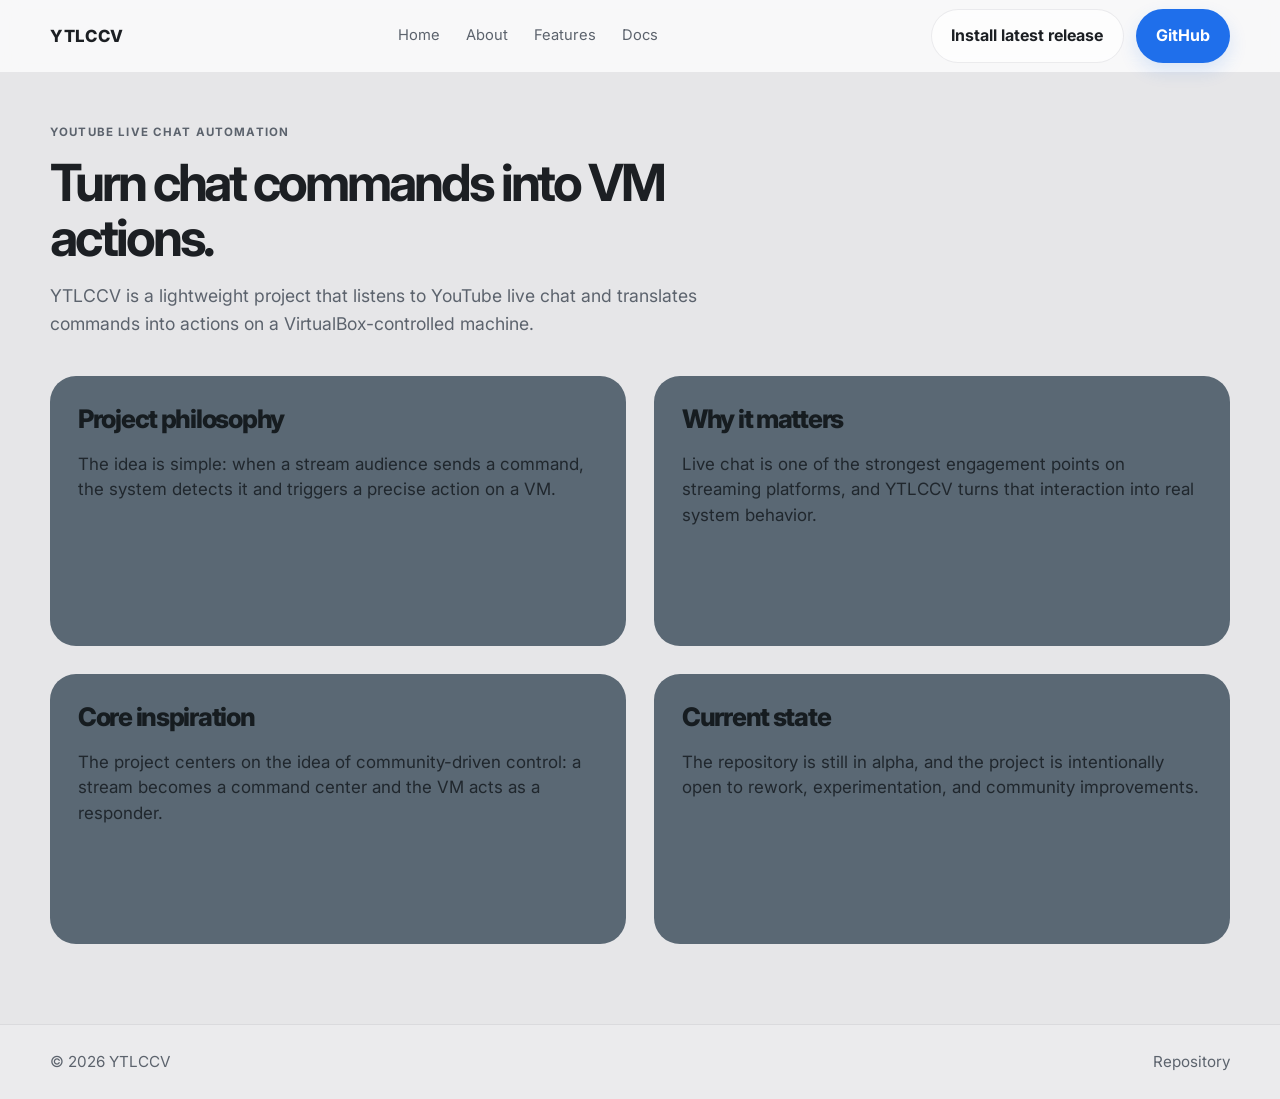
<file: index.html>
<!DOCTYPE html>
<html lang="en">
  <head>
    <meta charset="UTF-8" />
    <meta name="viewport" content="width=device-width, initial-scale=1.0" />
    <meta name="description" content="YTLCCV turns YouTube live chat commands into actions on a VirtualBox-powered virtual machine." />
    <title>YTLCCV</title>
    <link rel="preconnect" href="https://fonts.googleapis.com" />
    <link rel="preconnect" href="https://fonts.gstatic.com" crossorigin />
    <link href="https://fonts.googleapis.com/css2?family=Inter:wght@400;500;600;700;800&display=swap" rel="stylesheet" />
    <link rel="stylesheet" href="styles.css" />
  </head>
  <body>
    <header class="site-header">
      <div class="container nav">
        <div class="brand">YTLCCV</div>
        <nav class="nav-links" aria-label="Main navigation">
          <a href="index.html">Home</a>
          <a href="about.html">About</a>
          <a href="features.html">Features</a>
          <a href="docs.html">Docs</a>
        </nav>
        <div class="header-actions">
          <a class="button button-secondary" href="download.html">Install latest release</a>
          <a class="button button-primary" href="https://github.com/devffin/youtube-live-chat-commands-to-virtualbox-control" target="_blank" rel="noreferrer">GitHub</a>
        </div>
      </div>
    </header>

    <main class="page-shell">
      <section class="container intro-block">
        <p class="eyebrow">YouTube live chat automation</p>
        <h1>Turn chat commands into VM actions.</h1>
        <p class="lead">
          YTLCCV is a lightweight project that listens to YouTube live chat and translates commands into actions on a VirtualBox-controlled machine.
        </p>
      </section>

      <section class="container card-grid" aria-label="Project overview">
        <article class="feature-card">
          <h3>Project philosophy</h3>
          <p>
            The idea is simple: when a stream audience sends a command, the system detects it and triggers a precise action on a VM.
          </p>
        </article>

        <article class="feature-card">
          <h3>Why it matters</h3>
          <p>
            Live chat is one of the strongest engagement points on streaming platforms, and YTLCCV turns that interaction into real system behavior.
          </p>
        </article>

        <article class="feature-card">
          <h3>Core inspiration</h3>
          <p>
            The project centers on the idea of community-driven control: a stream becomes a command center and the VM acts as a responder.
          </p>
        </article>

        <article class="feature-card">
          <h3>Current state</h3>
          <p>
            The repository is still in alpha, and the project is intentionally open to rework, experimentation, and community improvements.
          </p>
        </article>
      </section>
    </main>

    <footer class="site-footer">
      <div class="container footer-inner">
        <p>© <span id="year"></span> YTLCCV</p>
        <a href="https://github.com/devffin/youtube-live-chat-commands-to-virtualbox-control" target="_blank" rel="noreferrer">Repository</a>
      </div>
    </footer>

    <script src="script.js"></script>
  </body>
</html>
</file>
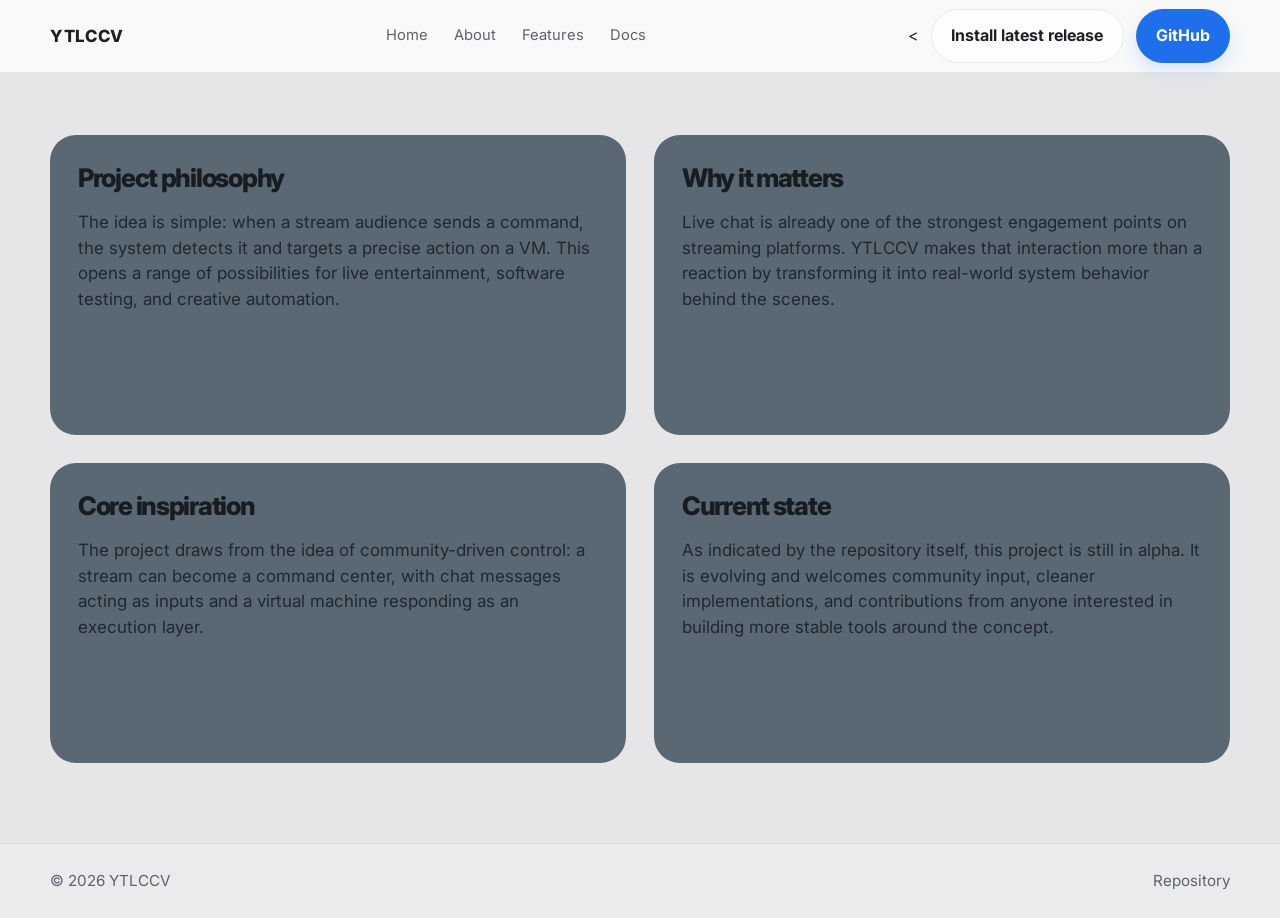
<file: about.html>
<!DOCTYPE html>
<html lang="en">
  <head>
    <meta charset="UTF-8" />
    <meta name="viewport" content="width=device-width, initial-scale=1.0" />
    <meta name="description" content="About YTLCCV and the concept behind using YouTube live chat commands to control a virtual machine." />
    <title>About | YTLCCV</title>
    <link rel="preconnect" href="https://fonts.googleapis.com" />
    <link rel="preconnect" href="https://fonts.gstatic.com" crossorigin />
    <link href="https://fonts.googleapis.com/css2?family=Inter:wght@400;500;600;700;800&display=swap" rel="stylesheet" />
    <link rel="stylesheet" href="styles.css" />
  </head>
  <body>
    <header class="site-header muted-header">
      <div class="container nav">
        <div class="brand">YTLCCV</div>
        <nav class="nav-links" aria-label="Main navigation">
          <a href="index.html">Home</a>
          <a href="about.html">About</a>
          <a href="features.html">Features</a>
          <a href="docs.html">Docs</a>
        </nav>
        <div class="header-actions">
          <<a class="button button-secondary" href="download.html">Install latest release</a>
          <a class="button button-primary" href="https://github.com/devffin/youtube-live-chat-commands-to-virtualbox-control" target="_blank" rel="noreferrer">GitHub</a>
        </div>
      </div>
    </header>

    <main class="page-shell">
      <div class="container about-grid">
        <article class="feature-card feature-card-strong">
          <h3>Project philosophy</h3>
          <p>
            The idea is simple: when a stream audience sends a command, the system detects it and targets a precise action on a VM. This opens a range of possibilities for live entertainment, software testing, and creative automation.
          </p>
        </article>

        <article class="feature-card feature-card-strong">
          <h3>Why it matters</h3>
          <p>
            Live chat is already one of the strongest engagement points on streaming platforms. YTLCCV makes that interaction more than a reaction by transforming it into real-world system behavior behind the scenes.
          </p>
        </article>

        <article class="feature-card feature-card-strong">
          <h3>Core inspiration</h3>
          <p>
            The project draws from the idea of community-driven control: a stream can become a command center, with chat messages acting as inputs and a virtual machine responding as an execution layer.
          </p>
        </article>

        <article class="feature-card feature-card-strong">
          <h3>Current state</h3>
          <p>
            As indicated by the repository itself, this project is still in alpha. It is evolving and welcomes community input, cleaner implementations, and contributions from anyone interested in building more stable tools around the concept.
          </p>
        </article>
      </div>
    </main>

    <footer class="site-footer">
      <div class="container footer-inner">
        <p>© <span id="year"></span> YTLCCV</p>
        <a href="https://github.com/devffin/youtube-live-chat-commands-to-virtualbox-control" target="_blank" rel="noreferrer">Repository</a>
      </div>
    </footer>

    <script src="script.js"></script>
  </body>
</html>
</file>
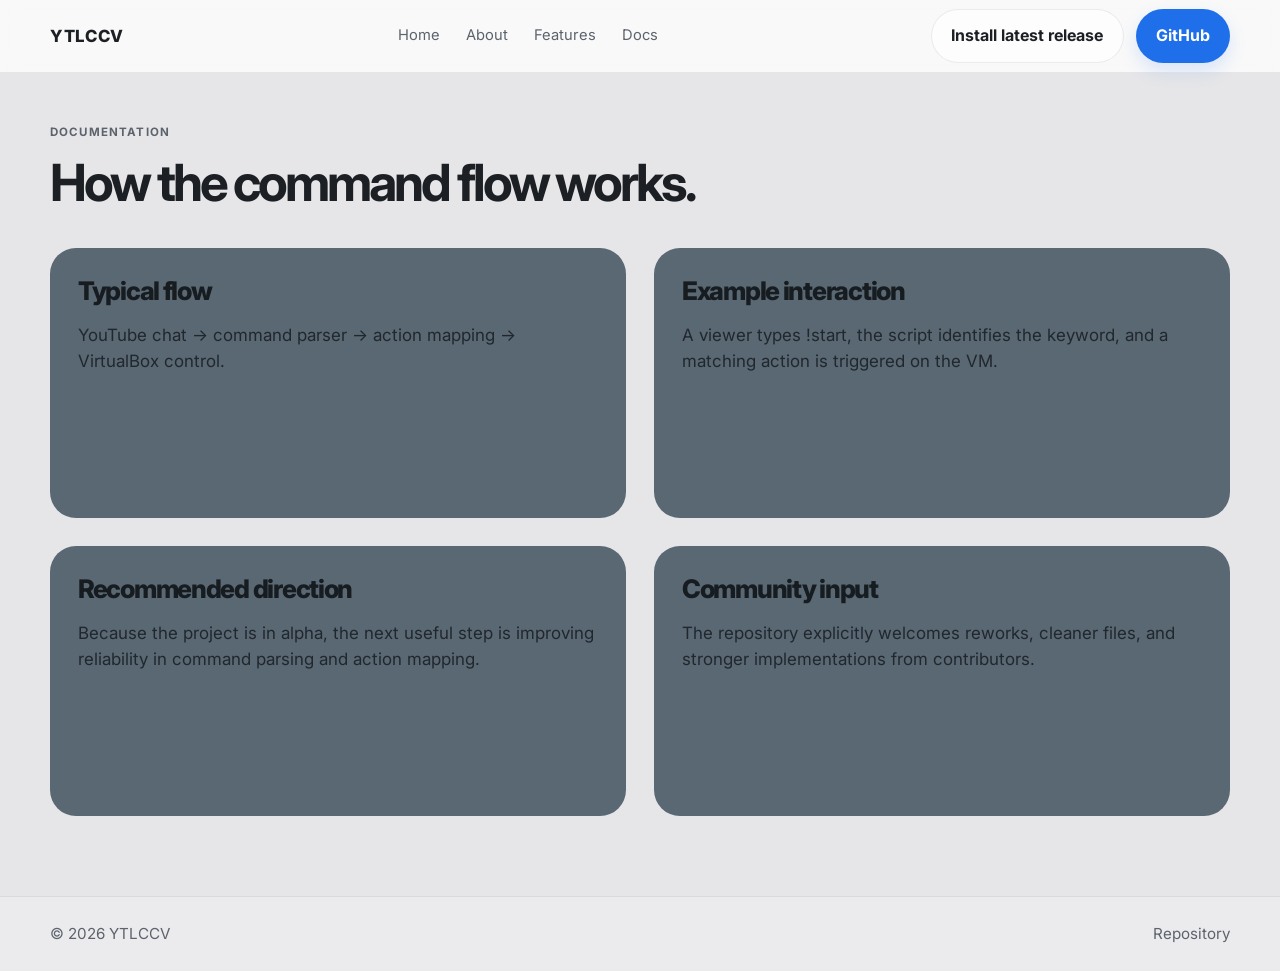
<file: docs.html>
<!DOCTYPE html>
<html lang="en">
  <head>
    <meta charset="UTF-8" />
    <meta name="viewport" content="width=device-width, initial-scale=1.0" />
    <meta name="description" content="Documentation for YTLCCV and the command flow that turns YouTube chat messages into VM actions." />
    <title>Docs | YTLCCV</title>
    <link rel="preconnect" href="https://fonts.googleapis.com" />
    <link rel="preconnect" href="https://fonts.gstatic.com" crossorigin />
    <link href="https://fonts.googleapis.com/css2?family=Inter:wght@400;500;600;700;800&display=swap" rel="stylesheet" />
    <link rel="stylesheet" href="styles.css" />
  </head>
  <body>
    <header class="site-header muted-header">
      <div class="container nav">
        <div class="brand">YTLCCV</div>
        <nav class="nav-links" aria-label="Main navigation">
          <a href="index.html">Home</a>
          <a href="about.html">About</a>
          <a href="features.html">Features</a>
          <a href="docs.html">Docs</a>
        </nav>
        <div class="header-actions">
          <a class="button button-secondary" href="download.html">Install latest release</a>
          <a class="button button-primary" href="https://github.com/devffin/youtube-live-chat-commands-to-virtualbox-control" target="_blank" rel="noreferrer">GitHub</a>
        </div>
      </div>
    </header>

    <main class="page-shell">
      <section class="container intro-block">
        <p class="eyebrow">Documentation</p>
        <h1>How the command flow works.</h1>
      </section>

      <section class="container card-grid" aria-label="Project documentation">
        <article class="feature-card">
          <h3>Typical flow</h3>
          <p>YouTube chat → command parser → action mapping → VirtualBox control.</p>
        </article>

        <article class="feature-card">
          <h3>Example interaction</h3>
          <p>A viewer types !start, the script identifies the keyword, and a matching action is triggered on the VM.</p>
        </article>

        <article class="feature-card">
          <h3>Recommended direction</h3>
          <p>Because the project is in alpha, the next useful step is improving reliability in command parsing and action mapping.</p>
        </article>

        <article class="feature-card">
          <h3>Community input</h3>
          <p>The repository explicitly welcomes reworks, cleaner files, and stronger implementations from contributors.</p>
        </article>
      </section>
    </main>

    <footer class="site-footer">
      <div class="container footer-inner">
        <p>© <span id="year"></span> YTLCCV</p>
        <a href="https://github.com/devffin/youtube-live-chat-commands-to-virtualbox-control" target="_blank" rel="noreferrer">Repository</a>
      </div>
    </footer>

    <script src="script.js"></script>
  </body>
</html>
</file>
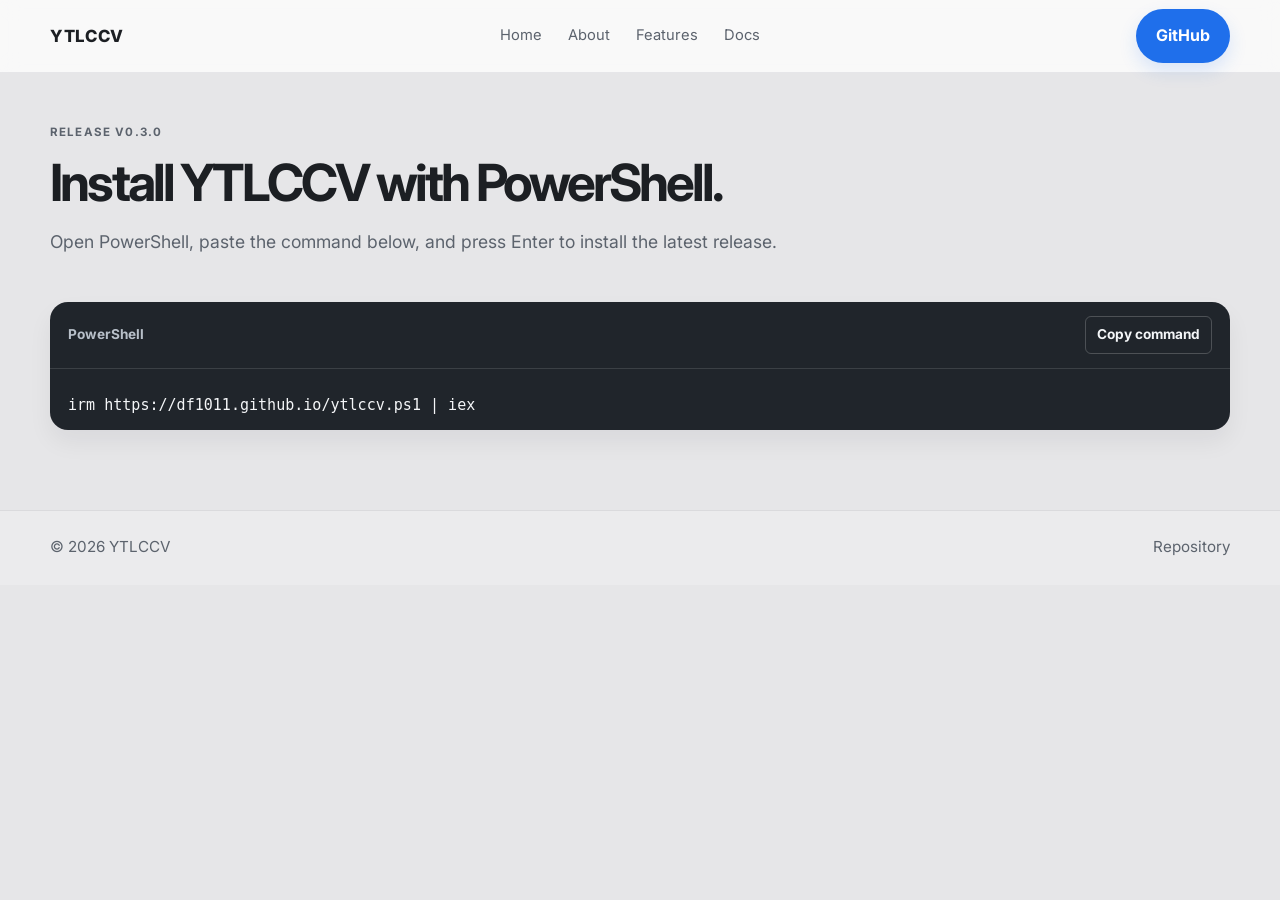
<file: download.html>
<!DOCTYPE html>
<html lang="en">
  <head>
    <meta charset="UTF-8" />
    <meta name="viewport" content="width=device-width, initial-scale=1.0" />
    <meta name="description" content="Download YTLCCV by running the release download command in PowerShell." />
    <title>Download | YTLCCV</title>
    <link rel="preconnect" href="https://fonts.googleapis.com" />
    <link rel="preconnect" href="https://fonts.gstatic.com" crossorigin />
    <link href="https://fonts.googleapis.com/css2?family=Inter:wght@400;500;600;700;800&display=swap" rel="stylesheet" />
    <link rel="stylesheet" href="styles.css" />
  </head>
  <body>
    <header class="site-header muted-header">
      <div class="container nav">
        <div class="brand">YTLCCV</div>
        <nav class="nav-links" aria-label="Main navigation">
          <a href="index.html">Home</a>
          <a href="about.html">About</a>
          <a href="features.html">Features</a>
          <a href="docs.html">Docs</a>
        </nav>
        <div class="header-actions">
          <a class="button button-primary" href="https://github.com/devffin/youtube-live-chat-commands-to-virtualbox-control" target="_blank" rel="noreferrer">GitHub</a>
        </div>
      </div>
    </header>

    <main class="page-shell">
      <section class="container intro-block">
        <p class="eyebrow">Release v0.3.0</p>
        <h1>Install YTLCCV with PowerShell.</h1>
        <p class="lead">
          Open PowerShell, paste the command below, and press Enter to install the latest release.
        </p>
      </section>

      <section class="container download-panel" aria-label="PowerShell download command">
        <div class="command-header">
          <span>PowerShell</span>
          <button class="copy-button" type="button" data-copy-command>Copy command</button>
        </div>
        <pre><code id="download-command">irm https://df1011.github.io/ytlccv.ps1 | iex</code></pre>
      </section>
    </main>

    <footer class="site-footer">
      <div class="container footer-inner">
        <p>© <span id="year"></span> YTLCCV</p>
        <a href="https://github.com/devffin/youtube-live-chat-commands-to-virtualbox-control" target="_blank" rel="noreferrer">Repository</a>
      </div>
    </footer>

    <script src="script.js"></script>
  </body>
</html>
</file>
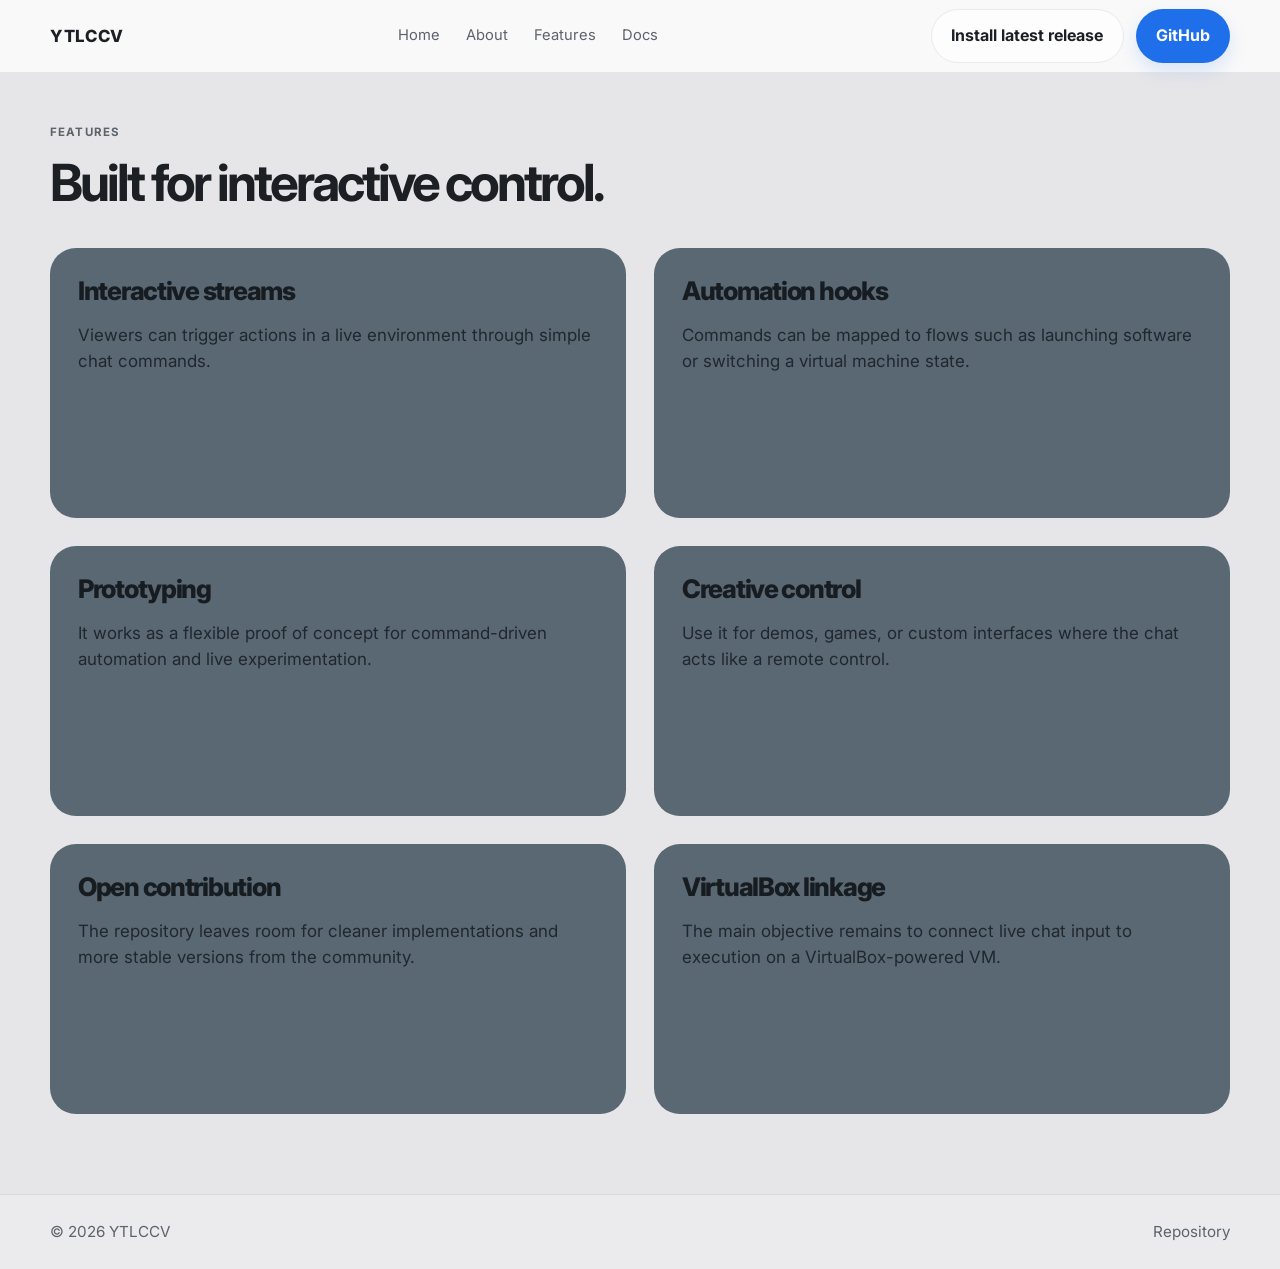
<file: features.html>
<!DOCTYPE html>
<html lang="en">
  <head>
    <meta charset="UTF-8" />
    <meta name="viewport" content="width=device-width, initial-scale=1.0" />
    <meta name="description" content="Overview of the YTLCCV features and the kinds of command-driven automations it can support." />
    <title>Features | YTLCCV</title>
    <link rel="preconnect" href="https://fonts.googleapis.com" />
    <link rel="preconnect" href="https://fonts.gstatic.com" crossorigin />
    <link href="https://fonts.googleapis.com/css2?family=Inter:wght@400;500;600;700;800&display=swap" rel="stylesheet" />
    <link rel="stylesheet" href="styles.css" />
  </head>
  <body>
    <header class="site-header muted-header">
      <div class="container nav">
        <div class="brand">YTLCCV</div>
        <nav class="nav-links" aria-label="Main navigation">
          <a href="index.html">Home</a>
          <a href="about.html">About</a>
          <a href="features.html">Features</a>
          <a href="docs.html">Docs</a>
        </nav>
        <div class="header-actions">
          <a class="button button-secondary" href="download.html">Install latest release</a>
          <a class="button button-primary" href="https://github.com/devffin/youtube-live-chat-commands-to-virtualbox-control" target="_blank" rel="noreferrer">GitHub</a>
        </div>
      </div>
    </header>

    <main class="page-shell">
      <section class="container intro-block">
        <p class="eyebrow">Features</p>
        <h1>Built for interactive control.</h1>
      </section>

      <section class="container card-grid" aria-label="Project features">
        <article class="feature-card">
          <h3>Interactive streams</h3>
          <p>Viewers can trigger actions in a live environment through simple chat commands.</p>
        </article>

        <article class="feature-card">
          <h3>Automation hooks</h3>
          <p>Commands can be mapped to flows such as launching software or switching a virtual machine state.</p>
        </article>

        <article class="feature-card">
          <h3>Prototyping</h3>
          <p>It works as a flexible proof of concept for command-driven automation and live experimentation.</p>
        </article>

        <article class="feature-card">
          <h3>Creative control</h3>
          <p>Use it for demos, games, or custom interfaces where the chat acts like a remote control.</p>
        </article>

        <article class="feature-card">
          <h3>Open contribution</h3>
          <p>The repository leaves room for cleaner implementations and more stable versions from the community.</p>
        </article>

        <article class="feature-card">
          <h3>VirtualBox linkage</h3>
          <p>The main objective remains to connect live chat input to execution on a VirtualBox-powered VM.</p>
        </article>
      </section>
    </main>

    <footer class="site-footer">
      <div class="container footer-inner">
        <p>© <span id="year"></span> YTLCCV</p>
        <a href="https://github.com/devffin/youtube-live-chat-commands-to-virtualbox-control" target="_blank" rel="noreferrer">Repository</a>
      </div>
    </footer>

    <script src="script.js"></script>
  </body>
</html>
</file>
<file: styles.css>
:root {
  --bg: #e6e6e8;
  --bg-soft: #f1f2f4;
  --surface: #fafafa;
  --card: #5a6874;
  --card-text: rgba(18, 23, 27, 0.94);
  --text: #1c1f23;
  --muted: #5c636d;
  --line: rgba(15, 23, 42, 0.08);
  --primary: #1f6feb;
  --primary-strong: #185ed0;
  --shadow: 0 12px 24px rgba(17, 24, 39, 0.06);
}

* {
  box-sizing: border-box;
}

html {
  scroll-behavior: smooth;
}

body {
  margin: 0;
  font-family: "Inter", sans-serif;
  background: var(--bg);
  color: var(--text);
  line-height: 1.6;
}

a {
  color: inherit;
  text-decoration: none;
}

img {
  display: block;
  max-width: 100%;
}

.container {
  width: min(1180px, calc(100% - 32px));
  margin: 0 auto;
}

.site-header {
  position: sticky;
  top: 0;
  z-index: 5;
  background: rgba(255, 255, 255, 0.72);
  border-bottom: 1px solid var(--line);
  backdrop-filter: blur(10px);
}

.muted-header {
  background: rgba(255, 255, 255, 0.74);
}

.nav {
  display: flex;
  align-items: center;
  justify-content: space-between;
  min-height: 72px;
  gap: 20px;
}

.brand {
  font-weight: 800;
  font-size: 1.05rem;
  letter-spacing: 0.04em;
}

.nav-links {
  display: flex;
  align-items: center;
  gap: 26px;
  color: var(--muted);
  font-size: 0.92rem;
}

.nav-links a:hover,
.nav-links a:focus-visible {
  color: var(--text);
}

.button {
  display: inline-flex;
  align-items: center;
  justify-content: center;
  border-radius: 999px;
  padding: 0.8rem 1.2rem;
  border: 1px solid transparent;
  font-weight: 700;
  transition: transform 0.2s ease;
}

.button:hover,
.button:focus-visible {
  transform: translateY(-1px);
}

.header-actions {
  display: flex;
  align-items: center;
  gap: 12px;
}

.button-primary {
  background: var(--primary);
  color: #fff;
  box-shadow: 0 8px 18px rgba(31, 111, 235, 0.15);
}

.button-secondary {
  background: rgba(255, 255, 255, 0.7);
  color: var(--text);
  border-color: var(--line);
}

.page-shell {
  padding: 42px 0 80px;
}

.intro-block {
  padding: 8px 0 18px;
}

.eyebrow {
  margin: 0 0 14px;
  color: var(--muted);
  text-transform: uppercase;
  letter-spacing: 0.1em;
  font-size: 0.72rem;
  font-weight: 700;
}

h1 {
  margin: 0;
  font-size: clamp(2.3rem, 4vw, 3.8rem);
  line-height: 1.06;
  letter-spacing: -0.06em;
  max-width: 760px;
}

.lead {
  margin: 18px 0 0;
  max-width: 740px;
  color: var(--muted);
  font-size: 1.1rem;
}

.download-panel {
  margin-top: 28px;
  overflow: hidden;
  border-radius: 18px;
  background: #20252b;
  color: #f4f6f8;
  box-shadow: var(--shadow);
}

.command-header {
  display: flex;
  align-items: center;
  justify-content: space-between;
  gap: 16px;
  padding: 14px 18px;
  border-bottom: 1px solid rgba(255, 255, 255, 0.12);
  color: #b8c0c9;
  font-size: 0.85rem;
  font-weight: 700;
}

.copy-button {
  border: 1px solid rgba(255, 255, 255, 0.2);
  border-radius: 6px;
  padding: 0.45rem 0.7rem;
  background: transparent;
  color: #f4f6f8;
  cursor: pointer;
  font: inherit;
}

.copy-button:hover,
.copy-button:focus-visible {
  background: rgba(255, 255, 255, 0.1);
}

.download-panel pre {
  margin: 0;
  overflow-x: auto;
  padding: 24px 18px 10px;
  font: 0.94rem/1.7 "SFMono-Regular", Consolas, "Liberation Mono", monospace;
  white-space: pre-wrap;
  overflow-wrap: anywhere;
}

.command-note {
  margin: 0;
  padding: 0 18px 20px;
  color: #aeb7c1;
  font-size: 0.9rem;
}

.card-grid,
.about-grid {
  display: grid;
  grid-template-columns: repeat(2, minmax(0, 1fr));
  gap: 28px 28px;
  margin-top: 20px;
}

.feature-card {
  background: var(--card);
  border-radius: 26px;
  min-height: 270px;
  padding: 28px 28px 22px;
  box-shadow: none;
  display: flex;
  flex-direction: column;
  justify-content: flex-start;
}

.feature-card-strong {
  min-height: 300px;
}

.feature-card h3 {
  margin: 0 0 18px;
  font-size: clamp(1.6rem, 2vw, 2rem);
  line-height: 1.15;
  letter-spacing: -0.05em;
  color: var(--card-text);
  font-weight: 800;
}

.feature-card p {
  margin: 0;
  color: rgba(18, 23, 27, 0.8);
  font-size: 1.06rem;
  line-height: 1.5;
}

.site-footer {
  border-top: 1px solid var(--line);
  background: rgba(255, 255, 255, 0.2);
}

.footer-inner {
  min-height: 74px;
  display: flex;
  align-items: center;
  justify-content: space-between;
  gap: 16px;
  color: var(--muted);
  font-size: 0.95rem;
}

@media (max-width: 820px) {
  .nav {
    flex-wrap: wrap;
    justify-content: center;
    padding: 18px 0;
  }

  .nav-links {
    order: 3;
    width: 100%;
    justify-content: center;
    flex-wrap: wrap;
  }

  .card-grid,
  .about-grid {
    grid-template-columns: 1fr;
  }

  .feature-card {
    min-height: initial;
  }

  .footer-inner {
    flex-direction: column;
    justify-content: center;
    padding: 18px 0;
  }
}
</file>
